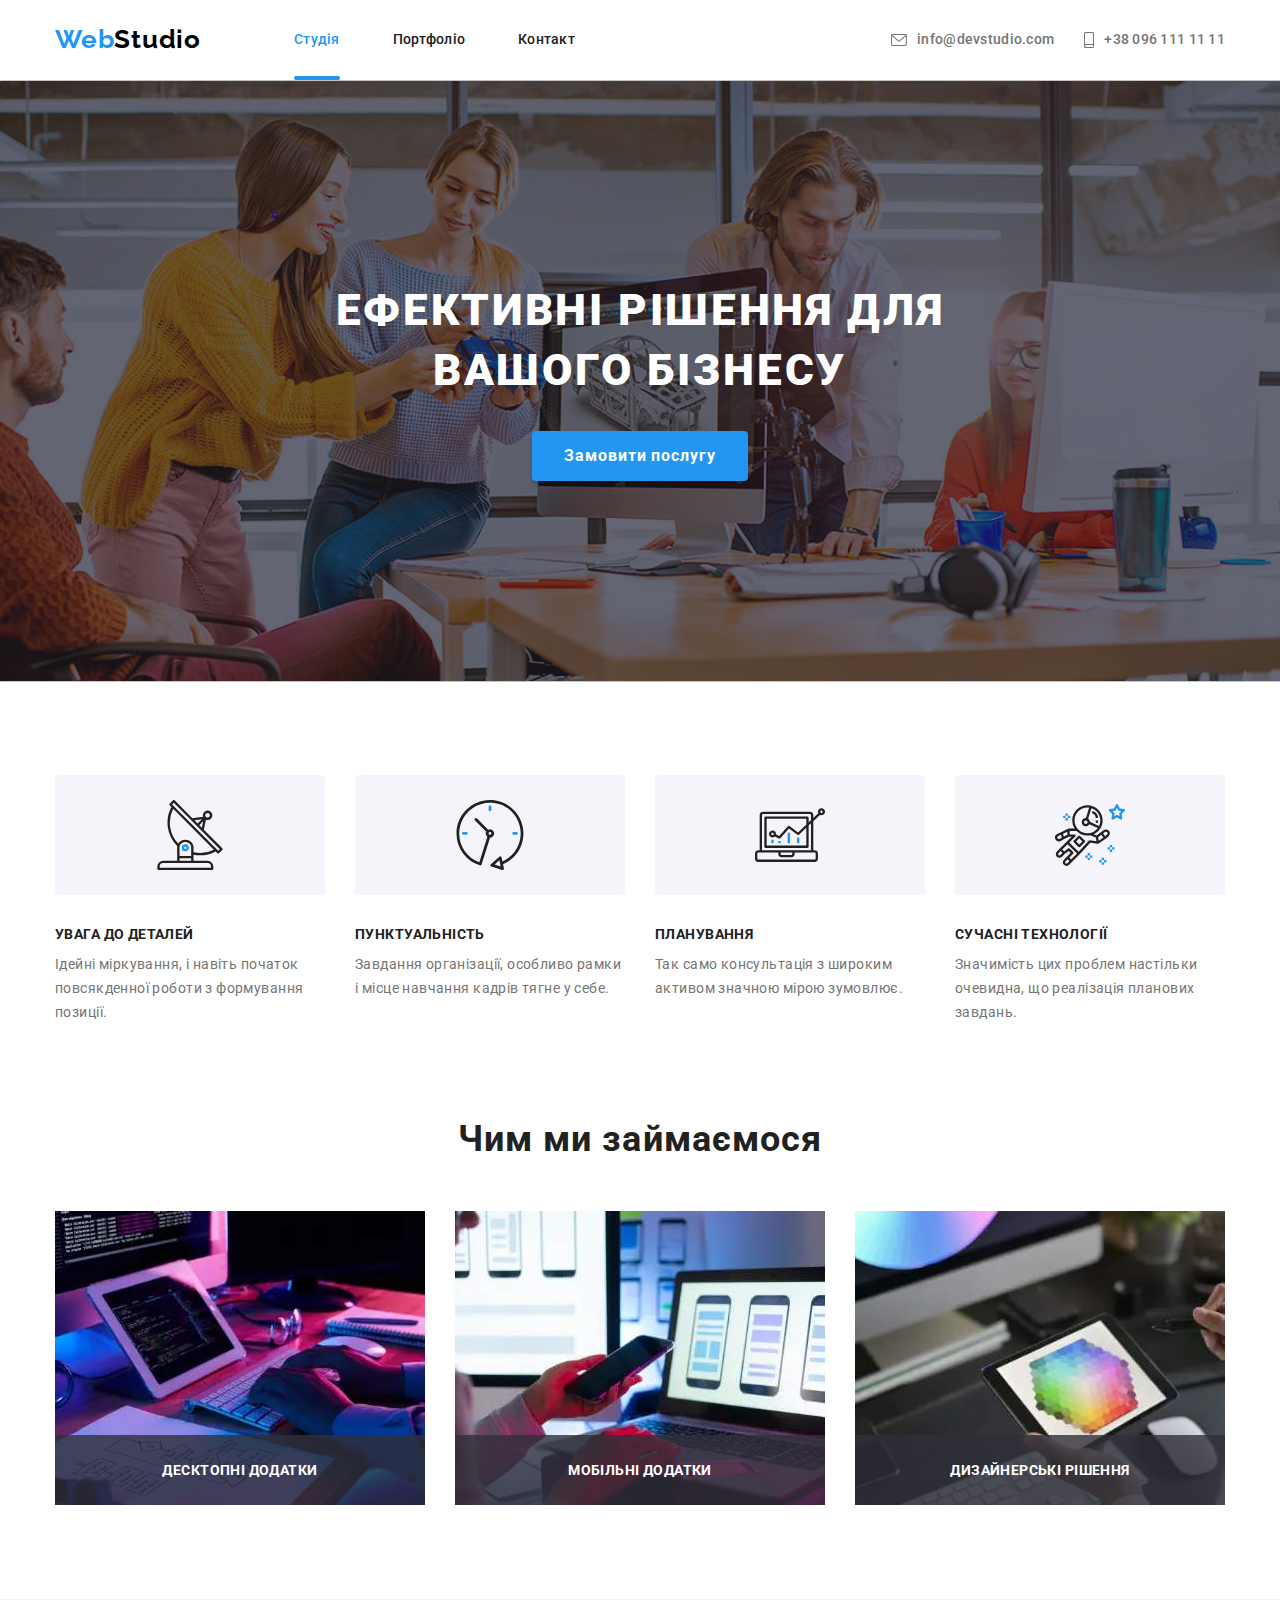
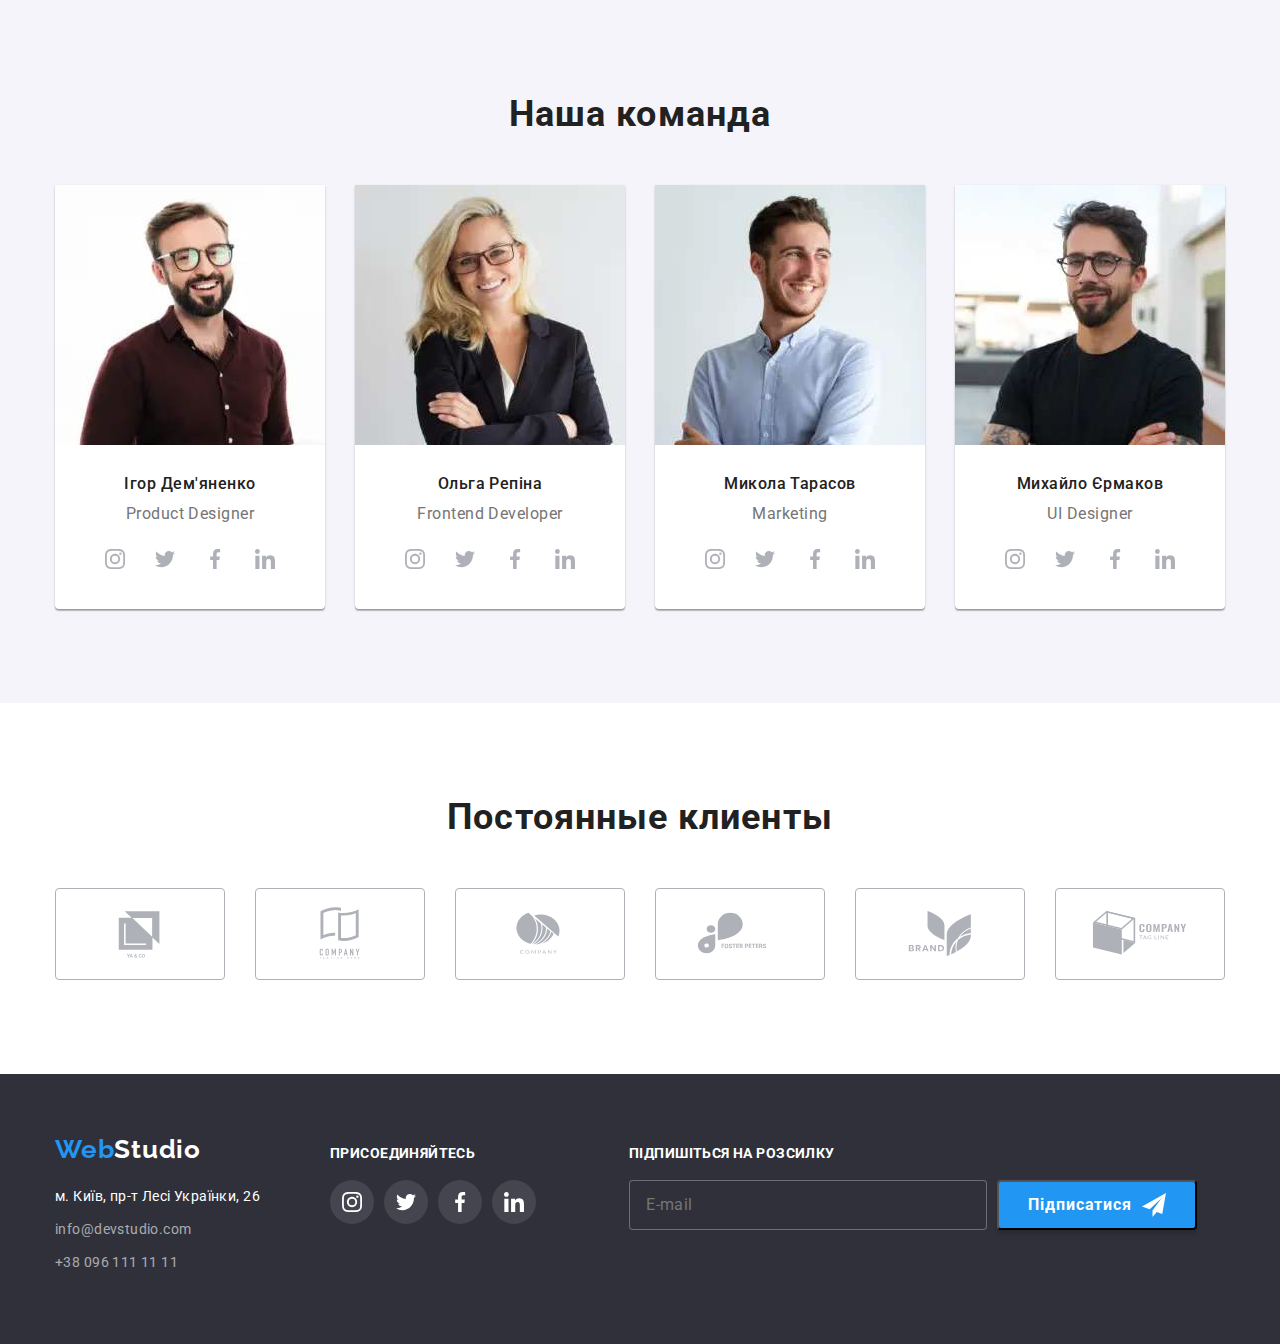
<file: index.html>
<!DOCTYPE html>
<html lang="uk">
  <head>
    <meta charset="UTF-8" />
    <meta http-equiv="X-UA-Compatible" content="IE=edge" />
    <meta name="viewport" content="width=device-width, initial-scale=1.0" />
    <title>HOMEWORK6</title>
    <link
      rel="stylesheet"
      href="https://cdnjs.cloudflare.com/ajax/libs/modern-normalize/1.1.0/modern-normalize.min.css"
    />
    <link rel="preconnect" href="https://fonts.googleapis.com" />
    <link rel="preconnect" href="https://fonts.gstatic.com" crossorigin />
    <link
      href="https://fonts.googleapis.com/css2?family=Raleway:wght@700&family=Roboto:wght@400;500;700;900&display=swap"
      rel="stylesheet"
    />
    <link rel="stylesheet" href="./css/styles.css" />
  </head>
  <body>
    <header class="header-box">
      <div class="container">
        <div class="nav-header">
          <nav class="nav-header">
            <a href="./index.html" class="logo link"
              ><span class="web">Web</span><span class="studio">Studio</span></a
            >
            <ul class="nav-flex">
              <li>
                <a href="./index.html" class="link-nav link-current link"
                  >Студія</a
                >
              </li>
              <li>
                <a href="./portfolio.html" class="link-nav link">Портфоліо</a>
              </li>
              <li><a href="" class="link-nav link">Контакт</a></li>
            </ul>
          </nav>
          <ul class="link-list">
            <li class="item">
              <a href="mailto:info@devstudio.com" class="nav-contact link">
                <svg class="icon-envelope" width="16" height="12">
                  <use href="./images/icons.svg#icon-envelope"></use>
                </svg>

                info@devstudio.com</a
              >
            </li>
            <li class="item">
              <a href="tel:+380961111111" class="nav-contact link">
                <svg class="icon-envelope" width="10" height="16">
                  <use href="./images/icons.svg#icon-smartphone"></use></svg
                >+38 096 111 11 11</a
              >
            </li>
          </ul>
        </div>
      </div>
    </header>

    <main>
      <section class="order backimage">
        <div class="container">
          <h1 class="hero-title">Ефективні рішення для вашого бізнесу</h1>
          <button type="button" class="order-button" data-modal-open>
            Замовити послугу
          </button>
        </div>
      </section>
      <section class="advantage-box">
        <div class="container">
          <!--Чому ви обираєте нас?-->
          <ul class="advantage-flex">
            <li>
              <div class="icon-adventage-box">
                <svg class="icon-adventage" width="70" height="70">
                  <use href="./images/icons.svg#icon-antenna"></use>
                </svg>
              </div>
              <h3 class="title-advantage">УВАГА ДО ДЕТАЛЕЙ</h3>
              <p class="advantage">
                Ідейні міркування, і навіть початок повсякденної роботи з
                формування позиції.
              </p>
            </li>
            <li>
              <div class="icon-adventage-box">
                <svg class="icon-adventage" width="70" height="70">
                  <use href="./images/icons.svg#icon-clock"></use>
                </svg>
              </div>
              <h3 class="title-advantage">ПУНКТУАЛЬНІСТЬ</h3>
              <p class="advantage">
                Завдання організації, особливо рамки і місце навчання кадрів
                тягне у себе.
              </p>
            </li>
            <li>
              <div class="icon-adventage-box">
                <svg class="icon-adventage" width="70" height="70">
                  <use href="./images/icons.svg#icon-diagram"></use>
                </svg>
              </div>
              <h3 class="title-advantage">ПЛАНУВАННЯ</h3>
              <p class="advantage">
                Так само консультація з широким активом значною мірою зумовлює.
              </p>
            </li>
            <li>
              <div class="icon-adventage-box">
                <svg class="icon-adventage" width="70" height="70">
                  <use href="./images/icons.svg#icon-astronaut"></use>
                </svg>
              </div>
              <h3 class="title-advantage">СУЧАСНІ ТЕХНОЛОГІЇ</h3>
              <p class="advantage">
                Значимість цих проблем настільки очевидна, що реалізація
                планових завдань.
              </p>
            </li>
          </ul>
        </div>
      </section>

      <section class="specialization">
        <div class="container">
          <h2 class="specialization-title">Чим ми займаємося</h2>
          <ul class="specialization-foto">
            <li>
              <div class="specialization-box">
                <img
                  src="images/imgdesktop.jpg"
                  alt="Для Офісу"
                  width="370"
                  height="294"
                  style="display: block"
                >
                <h3 class="specialization-item">Десктопні додатки</h3>
              </div>
            </li>
            <li>
              <div class="specialization-box">
                <img
                  src="images/imgmobile.jpg"
                  alt="Мобільні версії"
                  width="370"
                  height="294"
                  style="display: block"
                >
                <h3 class="specialization-item">Мобільні додатки</h3>
              </div>
            </li>
            <li>
              <div class="specialization-box">
                <img
                  src="images/imgtablet.jpg"
                  alt="Версії для планшетів"
                  width="370"
                  height="294"
                  style="display: block"
                >
                <h3 class="specialization-item">Дизайнерські рішення</h3>
              </div>
            </li>
          </ul>
        </div>
      </section>

      <section class="comand">
        <div class="container">
          <h2 class="title-comand">Наша команда</h2>
          <ul class="comand-flex">
            <li class="box-comand">
              <img
                src="images/imgIgorDemiyanenko.jpg"
                alt="Фото Ігор Дем'яненко"
                width="270"
                height="260"
                style="display: block"
              />
              <div class="comand-name">
                <h3 class="name">Ігор Дем'яненко</h3>
                <p lang="en" class="profession">Product Designer</p>

                <ul class="icon-specialization">
                  <li>
                    <a href="" class="icon-specialization-box">
                      <svg class="" width="20" height="20">
                        <use href="./images/icons.svg#icon-instagram"></use>
                      </svg>
                    </a>
                  </li>
                  <li>
                    <a href="" class="icon-specialization-box">
                      <svg class="" width="20" height="20">
                        <use href="./images/icons.svg#icon-twitter"></use>
                      </svg>
                    </a>
                  </li>

                  <li>
                    <a href="" class="icon-specialization-box">
                      <svg class="" width="20" height="20">
                        <use href="./images/icons.svg#icon-facebook"></use>
                      </svg>
                    </a>
                  </li>

                  <li>
                    <a href="" class="icon-specialization-box">
                      <svg class="" width="20" height="20">
                        <use href="./images/icons.svg#icon-linkedin"></use>
                      </svg>
                    </a>
                  </li>
                </ul>
              </div>
            </li>
            <li class="box-comand">
              <img
                src="images/imgOlgaRepina.jpg"
                alt="Фото Ольга Репіна"
                width="270"
                height="260"
                style="display: block"
              />
              <div class="comand-name">
                <h3 class="name">Ольга Репіна</h3>
                <p lang="en" class="profession">Frontend Developer</p>

                <ul class="icon-specialization">
                  <li>
                    <a href="" class="icon-specialization-box">
                      <svg class="" width="20" height="20">
                        <use href="./images/icons.svg#icon-instagram"></use>
                      </svg>
                    </a>
                  </li>
                  <li>
                    <a href="" class="icon-specialization-box">
                      <svg class="" width="20" height="20">
                        <use href="./images/icons.svg#icon-twitter"></use>
                      </svg>
                    </a>
                  </li>

                  <li>
                    <a href="" class="icon-specialization-box">
                      <svg class="" width="20" height="20">
                        <use href="./images/icons.svg#icon-facebook"></use>
                      </svg>
                    </a>
                  </li>

                  <li>
                    <a href="" class="icon-specialization-box">
                      <svg class="" width="20" height="20">
                        <use href="./images/icons.svg#icon-linkedin"></use>
                      </svg>
                    </a>
                  </li>
                </ul>
              </div>
            </li>
            <li class="box-comand">
              <img
                src="images/imgNikolaiTarasov.jpg"
                alt="Фото Микола Тарасов"
                width="270"
                height="260"
                style="display: block"
              />
              <div class="comand-name">
                <h3 class="name">Микола Тарасов</h3>
                <p lang="en" class="profession">Marketing</p>

                <ul class="icon-specialization">
                  <li>
                    <a href="" class="icon-specialization-box">
                      <svg class="" width="20" height="20">
                        <use href="./images/icons.svg#icon-instagram"></use>
                      </svg>
                    </a>
                  </li>
                  <li>
                    <a href="" class="icon-specialization-box">
                      <svg class="" width="20" height="20">
                        <use href="./images/icons.svg#icon-twitter"></use>
                      </svg>
                    </a>
                  </li>

                  <li>
                    <a href="" class="icon-specialization-box">
                      <svg class="" width="20" height="20">
                        <use href="./images/icons.svg#icon-facebook"></use>
                      </svg>
                    </a>
                  </li>

                  <li>
                    <a href="" class="icon-specialization-box">
                      <svg class="" width="20" height="20">
                        <use href="./images/icons.svg#icon-linkedin"></use>
                      </svg>
                    </a>
                  </li>
                </ul>
              </div>
            </li>
            <li class="box-comand">
              <img
                src="images/imgMikhailErmakov.jpg"
                alt="Фото Михайло Єрмаков"
                width="270"
                height="260"
                style="display: block"
              />
              <div class="comand-name">
                <h3 class="name">Михайло Єрмаков</h3>
                <p lang="en" class="profession">UI Designer</p>

                <ul class="icon-specialization">
                  <li>
                    <a href="" class="icon-specialization-box">
                      <svg class="" width="20" height="20">
                        <use href="./images/icons.svg#icon-instagram"></use>
                      </svg>
                    </a>
                  </li>
                  <li>
                    <a href="" class="icon-specialization-box">
                      <svg class="" width="20" height="20">
                        <use href="./images/icons.svg#icon-twitter"></use>
                      </svg>
                    </a>
                  </li>

                  <li>
                    <a href="" class="icon-specialization-box">
                      <svg class="" width="20" height="20">
                        <use href="./images/icons.svg#icon-facebook"></use>
                      </svg>
                    </a>
                  </li>
                  <li>
                    <a href="" class="icon-specialization-box">
                      <svg class="" width="20" height="20">
                        <use href="./images/icons.svg#icon-linkedin"></use>
                      </svg>
                    </a>
                  </li>
                </ul>
              </div>
            </li>
          </ul>
        </div>
      </section>
      <section class="clients">
        <div class="container">
          <h2 class="client-title">Постоянные клиенты</h2>
          <ul class="clients-icon">
            <li>
              <a href="" class="icon-client-box">
                <svg class="" width="106" height="60">
                  <use href="./images/icons.svg#icon-Logo-one"></use>
                </svg>
              </a>
            </li>
            <li>
              <a href="" class="icon-client-box">
                <svg class="" width="106" height="60">
                  <use href="./images/icons.svg#icon-Logo-two"></use>
                </svg>
              </a>
            </li>
            <li>
              <a href="" class="icon-client-box">
                <svg class="" width="106" height="60">
                  <use href="./images/icons.svg#icon-Logo-three"></use>
                </svg>
              </a>
            </li>
            <li>
              <a href="" class="icon-client-box">
                <svg class="" width="106" height="60">
                  <use href="./images/icons.svg#icon-Logo-four"></use>
                </svg>
              </a>
            </li>
            <li>
              <a href="" class="icon-client-box">
                <svg class="" width="106" height="60">
                  <use href="./images/icons.svg#icon-Logo-five"></use>
                </svg>
              </a>
            </li>
            <li>
              <a href="" class="icon-client-box">
                <svg class="" width="106" height="60">
                  <use href="./images/icons.svg#icon-Logo-six"></use>
                </svg>
              </a>
            </li>
          </ul>
        </div>
      </section>
    </main>
    <footer class="footer">
      <div class="container">
        <div class="footer-box">
          <div class="footer-box-contact">
            <a href="./index.html" class="logo-footer link"
              ><span class="web">Web</span
              ><span class="logo-studio-footer">Studio</span></a
            >
            <address>
              <span class="adress">м. Київ, пр-т Лесі Українки, 26</span>
              <ul>
                <li class="link-footer">
                  <a href="mailto:info@devstudio.com" class="contact link"
                    >info@devstudio.com</a
                  >
                </li>
                <li class="link-footer">
                  <a href="tel:+380961111111" class="contact link"
                    >+38 096 111 11 11</a
                  >
                </li>
              </ul>
            </address>
          </div>
          <div class="footer-box-social">
            <h3 class="call">присоединяйтесь</h3>
            <ul class="social-icons">
              <li>
                <a href="" class="social-icon-box">
                  <svg width="20" height="20">
                    <use href="./images/icons.svg#icon-instagram"></use>
                  </svg>
                </a>
              </li>
              <li>
                <a href="" class="social-icon-box">
                  <svg width="20" height="20">
                    <use href="./images/icons.svg#icon-twitter"></use>
                  </svg>
                </a>
              </li>

              <li>
                <a href="" class="social-icon-box">
                  <svg width="20" height="20">
                    <use href="./images/icons.svg#icon-facebook"></use>
                  </svg>
                </a>
              </li>
              <li>
                <a href="" class="social-icon-box">
                  <svg width="20" height="20">
                    <use href="./images/icons.svg#icon-linkedin"></use>
                  </svg>
                </a>
              </li>
            </ul>
          </div>
          <div class="footer-box-agreement">
            <h3 class="call-subscribe">Підпишіться на розсилку</h3>
            <div class="subscribe">
              <input
                name="person-mail"
                type="email"
                class="form-subscribe"
                placeholder="E-mail"
              />
              <button type="submit" class="subscribe-button">
                Підписатися
                <svg width="24" height="24">
                  <use href="./images/icons.svg#icon-send"></use>
                </svg>
              </button>
            </div>
          </div>
        </div>
      </div>
    </footer>
    <div class="backdrop is-hidden" data-modal>
      <div class="modal">
        <button class="button-modal" type="button" data-modal-close>
          <svg width="11" height="11">
            <use href="./images/icons.svg#icon-Vector"></use>
          </svg>
        </button>
        <h3 class="form-title">Залиште свої дані, ми вам передзвонимо</h3>
        <form class="form" action="#" name="conact-form">
          <label class="form-label" for="person-name">Ім'я</label>
          <div class="form-control">
            <input
              id="person-name"
              name="person-name"
              type="text"
              class="form-input"
            />
            <svg class="form-icon" width="12" height="12">
              <use href="./images/icons.svg#icon-name"></use>
            </svg>
          </div>
          <label class="form-label" for="person-phone">Телефон</label>
          <div class="form-control">
            <input
              id="person-phone"
              name="person-tel"
              type="tel"
              class="form-input"
            />
            <svg class="form-icon" width="12" height="12">
              <use href="./images/icons.svg#icon-tel"></use>
            </svg>
          </div>
          <label class="form-label" for="person-mail">Пошта</label>
          <div class="form-control">
            <input
              id="person-mail"
              name="person-mail"
              type="email"
              class="form-input"
            />
            <svg class="form-icon" width="12" height="12">
              <use href="./images/icons.svg#icon-mail"></use>
            </svg>
          </div>

          <label for="form-label" class="form-label">Коментар</label>

          <textarea
            class="form-coment"
            id="form-label"
            name="person-coment"
            cols="30"
            rows="10"
            placeholder="Введіть текст"
          >
          </textarea>
          <div class="agreement">
            <input
              id="agreement"
              type="checkbox"
              name="agreement"
              class="checkbox-input visually-hidden"
            />
            <label for="agreement" class="checkbox-label"
              >Погоджуюся з розсилкою та приймаю
              <a href="#" class="agreement-link">Умови договору </a></label
            >
          </div>
          <button type="submit" class="agrement-button">Відправити</button>
        </form>
      </div>
    </div>

    <script src="./js/modal.js"></script>
  </body>
</html>
</file>
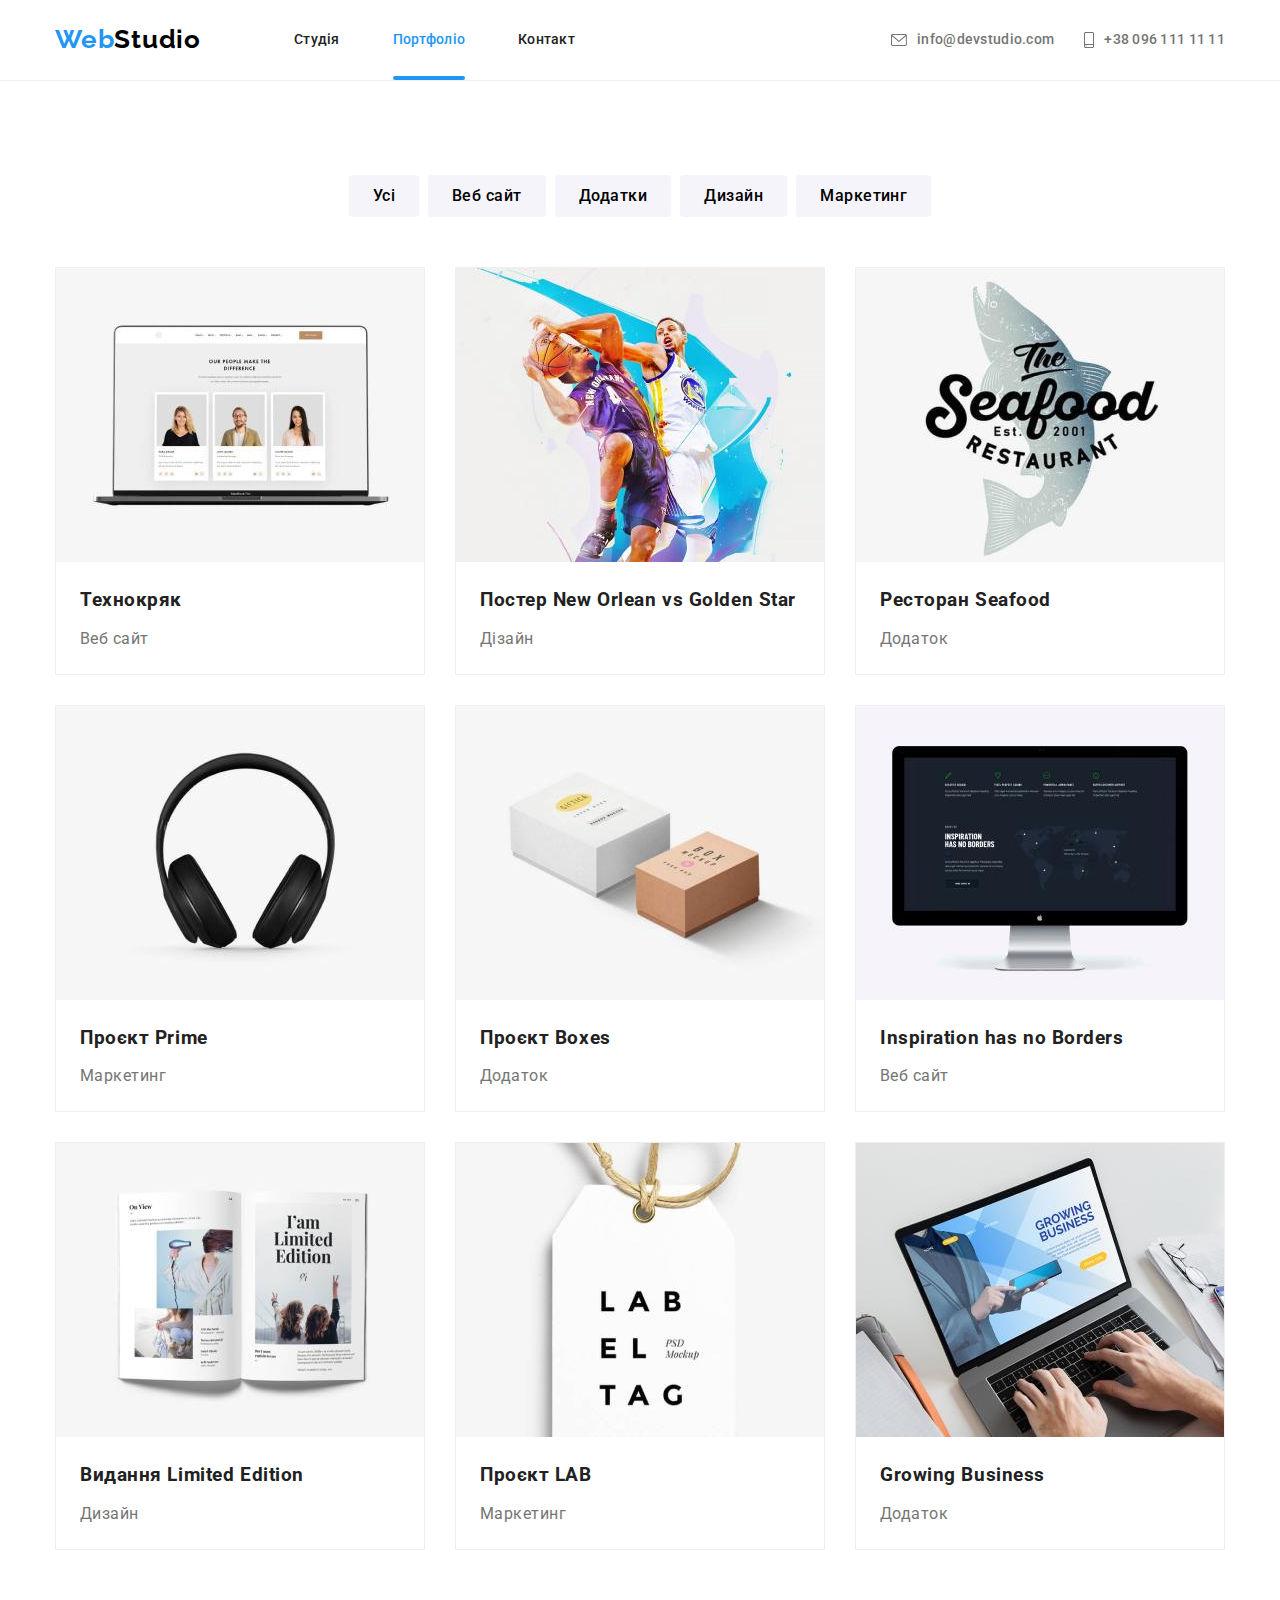
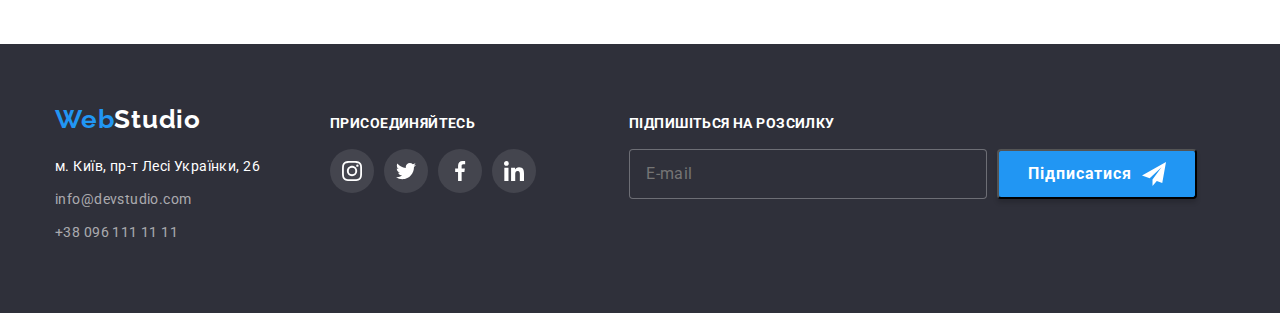
<file: portfolio.html>
<!DOCTYPE html>
<html lang="uk">
  <head>
    <meta charset="UTF-8" />
    <meta http-equiv="X-UA-Compatible" content="IE=edge" />
    <meta name="viewport" content="width=device-width, initial-scale=1.0" />
    <title>HOMEWORK6</title>
    <link
      rel="stylesheet"
      href="https://cdnjs.cloudflare.com/ajax/libs/modern-normalize/1.1.0/modern-normalize.min.css"
    />
    <link rel="preconnect" href="https://fonts.googleapis.com" />
    <link rel="preconnect" href="https://fonts.gstatic.com" crossorigin />
    <link
      href="https://fonts.googleapis.com/css2?family=Raleway:wght@700&family=Roboto:wght@400;500;700;900&display=swap"
      rel="stylesheet"
    />
    <link rel="stylesheet" href="./css/styles.css" />
  </head>

  <body>
    <header class="header-box">
      <div class="container">
        <div class="nav-header">
          <nav class="nav-header">
            <a href="./index.html" class="logo link"
              ><span class="web">Web</span><span class="studio">Studio</span></a
            >
            <ul class="nav-flex">
              <li><a href="./index.html" class="link-nav link">Студія</a></li>
              <li>
                <a href="./portfolio.html" class="link-nav link-current link"
                  >Портфоліо
                  <div class="page-indikator"></div
                ></a>
              </li>
              <li><a href="" class="link-nav link">Контакт</a></li>
            </ul>
          </nav>
          <ul class="link-list">
            <li class="item">
              <a href="mailto:info@devstudio.com" class="nav-contact link">
                <svg class="icon-envelope" width="16" height="12">
                  <use href="./images/icons.svg#icon-envelope"></use>
                </svg>

                info@devstudio.com</a
              >
            </li>
            <li class="item">
              <a href="tel:+380961111111" class="nav-contact link">
                <svg class="icon-envelope" width="10" height="16">
                  <use href="./images/icons.svg#icon-smartphone"></use></svg
                >+38 096 111 11 11</a
              >
            </li>
          </ul>
        </div>
      </div>
    </header>

    <main>
      <section class="projects-box">
        <div class="container">
          <ul class="button-list">
            <li class=""><button type="button" class="button">Усi</button></li>
            <li class="">
              <button type="button" class="button">Веб сайт</button>
            </li>
            <li class="">
              <button type="button" class="button">Додатки</button>
            </li>
            <li class="">
              <button type="button" class="button">Дизайн</button>
            </li>
            <li class="">
              <button type="button" class="button">Маркетинг</button>
            </li>
          </ul>
          <ul class="card-flex">
            <li class="card-list">
              <a href="#" class="card">
                <div class="img-cards">
                  <img
                    src="./images/imgtekhnokriak.jpg"
                    alt="Технокряк Веб сайт"
                    width="370"
                    style="display: block"
                  />
                  <div class="overflow">
                    <p class="overflow-text">
                      Ресурс предлагает комплексные предложения с разным уровнем
                      функционала и сервисов. Все это позволит посетителю
                      получить исчерпывающие сведения о компании или частном
                      лице.
                    </p>
                  </div>
                </div>
              </a>

              <div class="filter">
                <h3 class="projects">Технокряк</h3>
                <p class="project-type">Веб сайт</p>
              </div>
            </li>
            <li class="card-list">
              <a href="#" class="card">
                <div class="img-cards">
                  <img
                    src="./images/imgposterneworlensstars.jpg"
                    alt="Постер Нью Орлеан та Золоті зірки Дізайн"
                    width="370"
                    style="display: block"
                  />
                  <div class="overflow">
                    <p class="overflow-text">
                      Ресурс предлагает комплексные предложения с разным уровнем
                      функционала и сервисов. Все это позволит посетителю
                      получить исчерпывающие сведения о компании или частном
                      лице.
                    </p>
                  </div>
                </div>
              </a>
              <div class="filter">
                <h3 class="projects">Постер New Orlean vs Golden Star</h3>
                <p class="project-type">Дізайн</p>
              </div>
            </li>
            <li class="card-list">
              <a href="#" class="card">
                <div class="img-cards">
                  <img
                    src="./images/imgseafoods.jpg"
                    alt="Ресторан Морська їжа
                  Додаток"
                    width="370"
                    style="display: block"
                  />
                  <div class="overflow">
                    <p class="overflow-text">
                      Ресурс предлагает комплексные предложения с разным уровнем
                      функционала и сервисов. Все это позволит посетителю
                      получить исчерпывающие сведения о компании или частном
                      лице.
                    </p>
                  </div>
                </div>
              </a>
              <div class="filter">
                <h3 class="projects">Ресторан Seafood</h3>
                <p class="project-type">Додаток</p>
              </div>
            </li>
            <li class="card-list">
              <a href="#" class="card">
                <div class="img-cards">
                  <img
                    src="./images/imgprime.jpg"
                    alt="Проєкт Прайм Маркетинг"
                    width="370"
                    style="display: block"
                  />
                  <div class="overflow">
                    <p class="overflow-text">
                      Ресурс предлагает комплексные предложения с разным уровнем
                      функционала и сервисов. Все это позволит посетителю
                      получить исчерпывающие сведения о компании или частном
                      лице.
                    </p>
                  </div>
                </div>
              </a>
              <div class="filter">
                <h3 class="projects">Проєкт Prime</h3>
                <p class="project-type">Маркетинг</p>
              </div>
            </li>
            <li class="card-list">
              <a href="#" class="card">
                <div class="img-cards">
                  <img
                    src="./images/imgboxes.jpg"
                    alt="Проєкт Коробки Додаток"
                    width="370"
                    style="display: block"
                  />
                  <div class="overflow">
                    <p class="overflow-text">
                      Ресурс предлагает комплексные предложения с разным уровнем
                      функционала и сервисов. Все это позволит посетителю
                      получить исчерпывающие сведения о компании или частном
                      лице.
                    </p>
                  </div>
                </div>
              </a>
              <div class="filter">
                <h3 class="projects">Проєкт Boxes</h3>
                <p class="project-type">Додаток</p>
              </div>
            </li>
            <li class="card-list">
              <a href="#" class="card">
                <div class="img-cards">
                  <img
                    src="./images/imginspborders.jpg"
                    alt="Натхнення без меж
                  Веб сайт"
                    width="370"
                    style="display: block"
                  />
                  <div class="overflow">
                    <p class="overflow-text">
                      Ресурс предлагает комплексные предложения с разным уровнем
                      функционала и сервисов. Все это позволит посетителю
                      получить исчерпывающие сведения о компании или частном
                      лице.
                    </p>
                  </div>
                </div>
              </a>
              <div class="filter">
                <h3 class="projects">Inspiration has no Borders</h3>
                <p class="project-type">Веб сайт</p>
              </div>
            </li>
            <li class="card-list">
              <a href="#" class="card">
                <div class="img-cards">
                  <img
                    src="./images/imglimited.jpg"
                    alt="Видання Обмежена серія Дизайн"
                    width="370"
                    style="display: block"
                  />
                  <div class="overflow">
                    <p class="overflow-text">
                      Ресурс предлагает комплексные предложения с разным уровнем
                      функционала и сервисов. Все это позволит посетителю
                      получить исчерпывающие сведения о компании или частном
                      лице.
                    </p>
                  </div>
                </div>
              </a>
              <div class="filter">
                <h3 class="projects">Видання Limited Edition</h3>
                <p class="project-type">Дизайн</p>
              </div>
            </li>
            <li class="card-list">
              <a href="#" class="card">
                <div class="img-cards">
                  <img
                    src="./images/imglab.jpg"
                    alt="Проєкт Лаб Маркетинг"
                    width="370"
                    style="display: block"
                  />
                  <div class="overflow">
                    <p class="overflow-text">
                      Ресурс предлагает комплексные предложения с разным уровнем
                      функционала и сервисов. Все это позволит посетителю
                      получить исчерпывающие сведения о компании или частном
                      лице.
                    </p>
                  </div>
                </div>
              </a>
              <div class="filter">
                <h3 class="projects">Проєкт LAB</h3>
                <p class="project-type">Маркетинг</p>
              </div>
            </li>
            <li class="card-list">
              <a href="#" class="card">
                <div class="img-cards">
                  <img
                    src="./images/imggrowbis.jpg"
                    alt="Рост бізнесу Додаток"
                    width="370"
                    style="display: block"
                  />
                  <div class="overflow">
                    <p class="overflow-text">
                      Ресурс предлагает комплексные предложения с разным уровнем
                      функционала и сервисов. Все это позволит посетителю
                      получить исчерпывающие сведения о компании или частном
                      лице.
                    </p>
                  </div>
                </div>
              </a>
              <div class="filter">
                <h3 class="projects">Growing Business</h3>
                <p class="project-type">Додаток</p>
              </div>
            </li>
          </ul>
        </div>
      </section>
    </main>
    <footer class="footer">
      <div class="container">
        <div class="footer-box">
          <div class="footer-box-contact">
            <a href="./index.html" class="logo-footer link"
              ><span class="web">Web</span
              ><span class="logo-studio-footer">Studio</span></a
            >
            <address>
              <span class="adress">м. Київ, пр-т Лесі Українки, 26</span>
              <ul>
                <li class="link-footer">
                  <a href="mailto:info@devstudio.com" class="contact link"
                    >info@devstudio.com</a
                  >
                </li>
                <li class="link-footer">
                  <a href="tel:+380961111111" class="contact link"
                    >+38 096 111 11 11</a
                  >
                </li>
              </ul>
            </address>
          </div>
          <div class="footer-box-social">
            <h3 class="call">присоединяйтесь</h3>
            <ul class="social-icons">
              <li>
                <a href="" class="social-icon-box">
                  <svg width="20" height="20">
                    <use href="./images/icons.svg#icon-instagram"></use>
                  </svg>
                </a>
              </li>
              <li>
                <a href="" class="social-icon-box">
                  <svg width="20" height="20">
                    <use href="./images/icons.svg#icon-twitter"></use>
                  </svg>
                </a>
              </li>

              <li>
                <a href="" class="social-icon-box">
                  <svg width="20" height="20">
                    <use href="./images/icons.svg#icon-facebook"></use>
                  </svg>
                </a>
              </li>
              <li>
                <a href="" class="social-icon-box">
                  <svg width="20" height="20">
                    <use href="./images/icons.svg#icon-linkedin"></use>
                  </svg>
                </a>
              </li>
            </ul>
          </div>
          <div class="footer-box-agreement">
            <h3 class="call-subscribe">Підпишіться на розсилку</h3>
            <div class="subscribe">
              <input
                name="person-mail"
                type="email"
                class="form-subscribe"
                placeholder="E-mail"
              />
              <button type="submit" class="subscribe-button">
                Підписатися
                <svg width="24" height="24">
                  <use href="./images/icons.svg#icon-send"></use>
                </svg>
              </button>
            </div>
          </div>
        </div>
      </div>
    </footer>
  </body>
</html>
</file>
<file: css/styles.css>
:root {
  --color-primary: #212121;
  --color-logo-studio: #000000;
  --color-title-secondary: #ffffff;
  --color-link-text: #757575;
  --color-accent: #2196f3;
  --color-background: #188ce8;
  --color-order-shadow: rgba(0, 0, 0, 0.15);
  --color-conact-footer: rgba(255, 255, 255, 0.6);
  --color-order-section: #2f303a;
  --color-comand-section: #f5f4fa;
  --color-background-order: #c4c4c4;
  --color-portfolio-button: #afb1b8;
  --color-border: #eeeeee;
}
/* * {outline: 1px solid red;} */
h1,
h2,
h3,
ul,
li,
p {
  padding: 0;
  margin: 0;
}
body {
  font-family: 'Roboto', 'Arial', 'Helvetica', sans-serif;
  font-style: normal;
  color: var(--color-primary);
}
.container {
  margin: 0 auto;
  padding: 0 15px;
  width: 1200px;
}
ul,
li {
  list-style: none;
}
.link {
  text-decoration: none;
}
.nav-header {
  align-items: center;
  display: flex;
  justify-content: space-between;
}
.nav-flex {
  width: 281px;
  display: flex;
  justify-content: space-between;
}
.link-list {
  display: flex;
  gap: 30px;
  justify-content: space-between;
  color: var(--color-primary);
}
.icon-envelope {
  margin-right: 10px;
  fill: currentColor;
}

.header-box {
  border-bottom: 1px solid var(--color-border);
}
.logo {
  margin-right: 93px;
  padding-top: 24px;
  padding-bottom: 25px;
  display: block;
  font-weight: 700;
  font-family: 'Raleway';
  font-size: 26px;
  line-height: 1.19;
  /* identical to box height */
  letter-spacing: 0.03em;
}
.web {
  color: var(--color-accent);
}
.studio {
  color: var(--color-logo-studio);
}

.link-nav {
  position: relative;
  display: flex;
  align-items: center;
  padding-top: 32px;
  padding-bottom: 32px;
  font-family: inherit;
  font-weight: 500;
  font-size: 14px;
  line-height: 1.14;
  letter-spacing: 0.02em;
  color: var(--color-primary);
  transition-property: color;
  transition-duration: 250ms;
  transition-timing-function: cubic-bezier(0.4, 0, 0.2, 1);
}
.link-nav:hover,
.link-nav:focus {
  color: var(--color-accent);
}

.link-current::after {
  content: '';
  position: relative;
  position: absolute;
  width: 100%;
  bottom: 0;
  height: 4px;
  background: var(--color-accent);
  border-radius: 2px;
}

.link-current {
  position: relative;
  color: var(--color-accent);
}

.link-icon {
  display: flex;
  align-items: center;
}
.link-current {
  color: var(--color-accent);
}
.nav-contact {
  align-items: center;
  display: flex;
  padding-top: 32px;
  padding-bottom: 32px;
  font-weight: 500;
  font-size: 14px;
  line-height: 1.14;
  letter-spacing: 0.02em;
  color: var(--color-link-text);
  fill: currentColor;
  transition-property: color;
  transition-duration: 250ms;
  transition-timing-function: cubic-bezier(0.4, 0, 0.2, 1);
}
.nav-contact:hover,
.nav-contact:focus {
  color: var(--color-accent);
}

.order {
  display: block;
  padding-top: 200px;
  padding-bottom: 200px;
  height: 600px;
  background-color: var(--color-order-section);
  background: var(--color-background-order);
}
.backimage {
  max-width: 1600px;
  height: 600px;
  margin-left: auto;
  margin-right: auto;
  outline: 1px solid var(--color-background-order);
  background-image: linear-gradient(
      rgba(47, 48, 58, 0.4),
      rgba(47, 48, 58, 0.4)
    ),
    url('../images/Img.jpg');
  background-repeat: no-repeat;
  background-position: center;
  background-size: cover;
}

.hero-title {
  margin-left: auto;
  margin-right: auto;
  margin-bottom: 30px;
  display: block;
  width: 696px;
  text-align: center;
  font-weight: 900;
  font-size: 44px;
  line-height: 1.36;
  /* or 136% */
  letter-spacing: 0.06em;
  text-transform: uppercase;
  color: var(--color-title-secondary);
}
.order-button {
  margin-left: auto;
  margin-right: auto;
  padding: 10px;
  display: block;
  width: 216px;
  height: 50px;
  font-weight: 700;
  cursor: pointer;
  font-family: inherit;
  line-height: 1.88;
  /* identical to box height, or 188% */
  align-items: center;
  text-align: center;
  letter-spacing: 0.06em;
  color: var(--color-title-secondary);
  background-color: var(--color-accent);
  box-shadow: 0px 4px 4px rgba(0, 0, 0, 0.15);
  border-radius: 4px;
  border: none;
  transition-property: background-color, border, box-shadow;
  transition-duration: 250ms;
  transition-timing-function: cubic-bezier(0.4, 0, 0.2, 1);
}
.order-button:hover,
.order-button:focus {
  background: var(--color-background);
}
.icon-adventage-box {
  width: 270px;
  height: 120px;
  background: var(--color-comand-section);
  border-radius: 4px;
  display: flex;
  justify-content: center;
  align-items: center;
  margin-bottom: 30px;
}
.icon-adventage {
  display: flex;
}
.advantage-box {
  padding-top: 94px;
  padding-bottom: 94px;
}
.advantage-flex {
  display: flex;
  justify-content: space-between;
  width: 1170px;
}
.title-advantage {
  padding-bottom: 10px;
  display: inline-block;
  font-weight: 700;
  font-size: 14px;
  line-height: 1.14;
  letter-spacing: 0.03em;
  text-transform: uppercase;
}
.advantage {
  height: 72px;
  width: 270px;
  font-size: 14px;
  line-height: 1.71;
  /* or 171% */
  letter-spacing: 0.03em;
  color: var(--color-link-text);
}
.specialization {
  padding-bottom: 94px;
}
.specialization-title {
  margin-bottom: 50px;
  font-weight: 700;
  font-size: 36px;
  line-height: 1.16;
  letter-spacing: 0.03em;
  text-align: center;
}
.comand-flex {
  display: flex;
  justify-content: space-between;
}
.title-comand {
  margin-bottom: 50px;
  font-weight: 700;
  font-size: 36px;
  line-height: 1.17;
  letter-spacing: 0.03em;
  text-align: center;
}
.specialization-foto {
  display: flex;
  justify-content: space-between;
}
.comand-name {
  padding-top: 30px;
  padding-bottom: 30px;
}
.box-comand {
  width: 270px;
  background-color: var(--color-title-secondary);
  box-shadow: 0px 1px 3px rgba(0, 0, 0, 0.12), 0px 1px 1px rgba(0, 0, 0, 0.14),
    0px 2px 1px rgba(0, 0, 0, 0.2);
  border-radius: 0px 0px 4px 4px;
}
.comand {
  padding-top: 94px;
  padding-bottom: 94px;
  background-color: var(--color-comand-section);
}
.name {
  font-size: 16px;
  padding-bottom: 10px;
  font-weight: 500;
  line-height: 1.17;
  /* identical to box height */
  letter-spacing: 0.03em;
  text-align: center;
}
.profession {
  line-height: 1.19;
  /* identical to box height */
  letter-spacing: 0.03em;
  color: var(--color-link-text);
  text-align: center;
  margin-bottom: 16px;
}
.icon-specialization {
  display: flex;
  justify-content: center;
  align-items: center;
  gap: 10px;
}
.icon-specialization-box {
  width: 40px;
  height: 40px;
  fill: var(--color-portfolio-button);
  display: flex;
  justify-content: center;
  align-items: center;
  border-radius: 50%;
  transition-property: background-color, fill;
  transition-duration: 250ms;
  transition-timing-function: cubic-bezier(0.4, 0, 0.2, 1);
}
.icon-specialization-box:hover,
.icon-specialization-box:focus {
  background-color: var(--color-accent);
  fill: var(--color-title-secondary);
}
.specialization-box {
  position: relative;
  width: 370px;
}

.specialization-item {
  position: absolute;
  font-weight: 700;
  font-size: 14px;
  text-align: center;
  letter-spacing: 0.03em;
  text-transform: uppercase;
  color: var(--color-title-secondary);
  background-color: rgba(47, 48, 58, 0.8);
  width: 100%;
  /* z-index: 1; */
  padding-top: 27px;
  padding-bottom: 27px;
  bottom: 0%;
}

.clients {
  padding-top: 94px;
  padding-bottom: 94px;
}
.client-title {
  margin-bottom: 50px;
  font-weight: 700;
  font-size: 36px;
  line-height: 1.16;
  letter-spacing: 0.03em;
  text-align: center;
}
.clients-icon {
  display: flex;
  gap: 30px;
  justify-content: center;
  align-items: center;
  fill: var(--color-portfolio-button);
}

.icon-client-box {
  width: 170px;
  height: 92px;
  display: flex;
  justify-content: center;
  align-items: center;
  border: 1px solid var(--color-portfolio-button);
  border-radius: 4px;
  fill: var(--color-portfolio-button);
  border: 1px solid var(--color-portfolio-button);
  transition-property: border, fill;
  transition-duration: 250ms;
  transition-timing-function: cubic-bezier(0.4, 0, 0.2, 1);
}
.icon-client-box:hover,
.icon-client-box:focus {
  fill: var(--color-accent);
  border: 1px solid var(--color-accent);
}
.link-footer {
  margin-bottom: 9px;
}
.adress {
  display: block;
  margin-bottom: 9px;
  font-style: normal;
  font-size: 14px;
  line-height: 1.71;
  /* or 171% */
  letter-spacing: 0.03em;
  color: var(--color-title-secondary);
}
.contact {
  display: block;
  font-style: normal;
  font-family: inherit;
  font-size: 14px;
  line-height: 1.71;
  /* or 171% */
  letter-spacing: 0.03em;
  color: var(--color-conact-footer);
  transition-property: color;
  transition-duration: 250ms;
  transition-timing-function: cubic-bezier(0.4, 0, 0.2, 1);
}
.contact:hover,
.contact:focus {
  color: var(--color-accent);
}
.projects-box {
  padding-top: 94px;
  padding-bottom: 94px;
}
.button-list {
  margin-bottom: 50px;
  display: flex;
  justify-content: center;
  gap: 9px;
}

.button {
  padding: 6px 22px;
  cursor: pointer;
  font-family: inherit;
  font-weight: 500;
  line-height: 1.63;
  /* identical to box height, or 162% */
  text-align: center;
  letter-spacing: 0.03em;
  border-radius: 4px;
  background-color: var(--color-comand-section);
  border-color: transparent;
  transition-property: background-color, box-shadow, color;
  transition-duration: 250ms;
  transition-timing-function: cubic-bezier(0.4, 0, 0.2, 1);
}

.button:hover,
.button:focus {
  color: var(--color-title-secondary);
  background-color: var(--color-accent);
  box-shadow: 0px 3px 1px rgba(0, 0, 0, 0.1), 0px 1px 2px rgba(0, 0, 0, 0.08),
    0px 2px 2px rgba(0, 0, 0, 0.12);
}
.card-flex {
  display: flex;
  justify-content: space-between;
  flex-wrap: wrap;
  gap: 30px;
}
.card-list {
  position: relative;
  box-sizing: border-box;
  width: 370px;
  background: var(--color-title-secondary);
  border: 1px solid var(--color-border);
  transition-property: box-shadow;
  transition-duration: 250ms;
  transition-timing-function: cubic-bezier(0.4, 0, 0.2, 1);
}
.card-list:hover,
.card-list:focus {
  box-shadow: 0px 1px 1px rgba(0, 0, 0, 0.12), 0px 4px 4px rgba(0, 0, 0, 0.06),
    1px 4px 6px rgba(0, 0, 0, 0.16);
}
.img-cards {
  position: relative;
  overflow: hidden;
}

.card {
  display: block;
}
.card:hover .overflow,
.card:focus .overflow {
  transform: translateY(0%);
}
.overflow {
  position: absolute;
  width: 370px;
  top: 0%;
  left: 0%;
  background-color: rgba(33, 150, 243, 0.9);
  height: 294px;
  transition-property: background-color, color;
  transition-timing-function: linear;
  transition-duration: 250ms;
  transform: translateY(100%);
  transition-property: transform;
}
.overflow-text {
  display: block;
  width: 370px;
  font-weight: 400;
  font-size: 18px;
  line-height: 28px;
  /* or 156% */
  letter-spacing: 0.03em;
  color: var(--color-title-secondary);
  padding: 64px 24px;
}
.filter {
  padding: 20px 24px;
}
.projects {
  padding-bottom: 4px;
  font-weight: 700;
  line-height: 2;
  /* identical to box height, or 188% */
  letter-spacing: 0.03em;
}
.project-type {
  line-height: 1.88;
  /* identical to box height, or 188% */
  letter-spacing: 0.03em;
  color: var(--color-link-text);
}
.footer {
  display: block;
  padding-top: 60px;
  padding-bottom: 60px;
  background-color: var(--color-order-section);
}
.logo-footer {
  margin-bottom: 20px;
  display: block;
  height: 31px;
  width: 145px;
  font-weight: 700;
  font-family: 'Raleway';
  font-size: 26px;
  line-height: 1.19;
  /* identical to box height */
  letter-spacing: 0.03em;
}
.logo-studio-footer {
  font-family: 'Raleway';
  font-size: 26px;
  line-height: 1.19;
  /* identical to box height */
  letter-spacing: 0.03em;
  color: var(--color-title-secondary);
}
.footer-box {
  display: flex;
  align-items: baseline;
  gap: 70px;
}
.footer-box-social {
  width: 206px;
}
.footer-box-agreement {
  width: 570px;
  margin-left: 23px;
}
.call {
  margin-bottom: 20px;
  width: 145px;

  font-weight: 700;
  font-size: 14px;
  line-height: 0.88;
  letter-spacing: 0.03em;
  text-transform: uppercase;
  color: var(--color-title-secondary);
}
.social-icons {
  display: flex;
  justify-content: center;
  justify-items: center;
  gap: 10px;
}
.social-icon-box {
  width: 44px;
  height: 44px;
  display: flex;
  justify-content: center;
  align-items: center;
  fill: var(--color-title-secondary);
  border-radius: 50%;
  background-color: rgba(255, 255, 255, 0.1);
  transition-property: background-color;
  transition-duration: 250ms;
  transition-timing-function: cubic-bezier(0.4, 0, 0.2, 1);
}
.social-icon-box:hover,
.social-icon-box:focus {
  background-color: var(--color-accent);
}
.call-subscribe {
  margin-bottom: 20px;
  width: 207px;
  font-weight: 700;
  font-size: 14px;
  line-height: 0.88;
  letter-spacing: 0.03em;
  text-transform: uppercase;
  color: var(--color-title-secondary);
}

.form-subscribe {
  width: 358px;
  height: 50px;
  padding-left: 16px;
  background-color: #2f303a;
  font-weight: 400;
  line-height: 1.25;
  align-items: center;
  letter-spacing: 0.03em;
  color: rgba(255, 255, 255, 0.6);
  border: 1px solid rgba(255, 255, 255, 0.3);
  border-radius: 4px;
}
.subscribe-button {
  padding: 10px;
  display: flex;
  gap: 10px;
  justify-content: center;
  justify-items: center;
  width: 200px;
  height: 50px;
  font-weight: 700;
  cursor: pointer;
  font-family: inherit;
  line-height: 1.88;
  align-items: center;
  text-align: center;
  letter-spacing: 0.06em;
  fill: var(--color-title-secondary);
  color: var(--color-title-secondary);
  background: var(--color-accent);
  box-shadow: 0px 4px 4px rgba(0, 0, 0, 0.15);
  border-radius: 4px;
  transition-property: background-color, border, box-shadow;
  transition-duration: 250ms;
  transition-timing-function: cubic-bezier(0.4, 0, 0.2, 1);
}
.backdrop {
  position: fixed;
  top: 0;
  left: 0;
  height: 100%;
  width: 100%;
  background: rgba(0, 0, 0, 0.2);
}
.modal {
  position: absolute;
  width: 528px;
  left: 50%;
  top: 50%;
  transform: translate(-50%, -50%);
  background-color: var(--color-title-secondary);
  box-shadow: 0px 1px 3px rgba(0, 0, 0, 0.12), 0px 1px 1px rgba(0, 0, 0, 0.14),
    0px 2px 1px rgba(0, 0, 0, 0.2);
  border-radius: 4px;
  padding: 40px;
}
.is-hidden {
  visibility: hidden;
  pointer-events: none;
  opacity: 0;
  transition-property: opacity, visibility;
  transition-timing-function: linear;
  transition-duration: 250ms;
  transform: scale(1);
}
.button-modal {
  cursor: pointer;
  position: absolute;
  top: 8px;
  right: 8px;
  height: 30px;
  width: 30px;
  background-color: inherit;
  border: 1px solid rgba(0, 0, 0, 0.1);
  border-radius: 50%;
  transition-property: fill;
  transition-duration: 250ms;
  transition-timing-function: cubic-bezier(0.4, 0, 0.2, 1);
}
.button-modal:hover {
  fill: var(--color-accent);
}
.form-title {
  width: 448px;
  font-weight: 700;
  font-size: 20px;
  line-height: 1.15;
  text-align: center;
  letter-spacing: 0.03em;
  margin-bottom: 12px;
}
.form-label {
  display: block;
  font-size: 12px;
  line-height: 1.16;
  margin-bottom: 4px;
  /* identical to box height */
  letter-spacing: 0.01em;
  color: var(--color-link-text);
}
.form-coment {
  height: 120px;
  width: 100%;
  resize: none;
  font-size: 12px;
  line-height: 1.16;
  letter-spacing: 0.01em;
  color: rgba(117, 117, 117, 0.5);
  padding: 12px 16px;
  outline: none;
  border: 1px solid rgba(33, 33, 33, 0.2);
  border-radius: 4px;
  margin-bottom: 20px;
  transition-property: box-shadow;
  transition-duration: 250ms;
  transition-timing-function: cubic-bezier(0.4, 0, 0.2, 1);
}

.form-control {
  position: relative;
  margin-bottom: 10px;
}
.subscribe {
  width: 570px;
  display: flex;
  gap: 10px;
  margin-bottom: 10px;
}

.form-input {
  position: relative;
  padding: 14px 14px 14px 42px;
  width: 100%;
  height: 40px;
  border: 1px solid rgba(33, 33, 33, 0.2);
  border-radius: 4px;
  outline: none;
  transition-property: box-shadow;
  transition-duration: 250ms;
  transition-timing-function: cubic-bezier(0.4, 0, 0.2, 1);
}
.form-icon {
  width: 16px;
  height: 15px;
  position: absolute;
  top: 50%;
  left: 15px;
  transform: translateY(-50%);
  fill: var(--color-primary);
  transition-property: fill;
  transition-duration: 250ms;
  transition-timing-function: cubic-bezier(0.4, 0, 0.2, 1);
}
.form-input:focus {
  border-color: var(--color-accent);
}
.form-coment:focus {
  border-color: var(--color-accent);
}
.form-control:focus-within .form-icon {
  fill: var(--color-accent);
}
.agreement-link {
  color: var(--color-accent);
}
.agreement-box {
  display: flex;
  justify-content: center;
  align-items: center;
}
.agreement {
  position: relative;
  width: 100%;
  margin-bottom: 30px;
  padding-left: 14px;
  padding-right: 14px;
    /* margin-left: 50%;
      margin-right: 50%; */
}
.agreement-icon {
  display: flex;
  justify-content: center;
}

.agrement-button {
  margin-left: auto;
  margin-right: auto;
  margin-top: 30px;
  padding: 10px;
  display: block;
  width: 200px;
  height: 50px;
  font-weight: 700;
  cursor: pointer;
  font-family: inherit;
  line-height: 1.88;
  /* identical to box height, or 188% */
  align-items: center;
  text-align: center;
  letter-spacing: 0.06em;
  color: var(--color-title-secondary);
  background-color: var(--color-accent);
  box-shadow: 0px 4px 4px rgba(0, 0, 0, 0.15);
  border-radius: 4px;
  border-color: transparent;
  transition-property: background-color, border, box-shadow;
  transition-duration: 250ms;
  transition-timing-function: cubic-bezier(0.4, 0, 0.2, 1);
}

.agreement-button:hover,
.agreement-button:focus {
  background: var(--color-background);
}
.checkbox-input {
  appearance: none;
  top: 50%;
  transform: translateY(-50%);
}
.checkbox-label {
  position: relative;
  width: 100%;
  padding-left: 20px;
  font-size: 14px;
  line-height: 0.6;
  /* identical to box height, or 171% */
  letter-spacing: 0.03em;
  color: var(--color-link-text);
}
.checkbox-label::before {
  position: absolute;
  top: 0;
  left: 0;
  width: 16px;
  height: 15px;
  background: var(--color-title-secondary);
  border: 2px solid var(--color-primary);
  border-radius: 3px;
  content: '';
}
.checkbox-label::after {
  position: absolute;
  background-position: 50% 50%;
  top: 0;
  left: 0;
  width: 16px;
  height: 15px;
  background-repeat: no-repeat;
  background-image: url(/images/ok.svg);
  background-color: var(--color-accent);
  border: 0.2px solid var(--color-accent);
  border-radius: 2px;
  fill: var(--color-title-secondary);
  content: '';
  opacity: 0;
}
.visually-hidden {
  position: absolute;
  white-space: nowrap;
  width: 1px;
  height: 1px;
  overflow: hidden;
  border: 0;
  padding: 0;
  clip: rect(0 0 0 0);
  clip-path: inset(50%);
  margin: -1px;
}
.checkbox-input:checked + .checkbox-label::after {
  opacity: 1;
}
</file>
